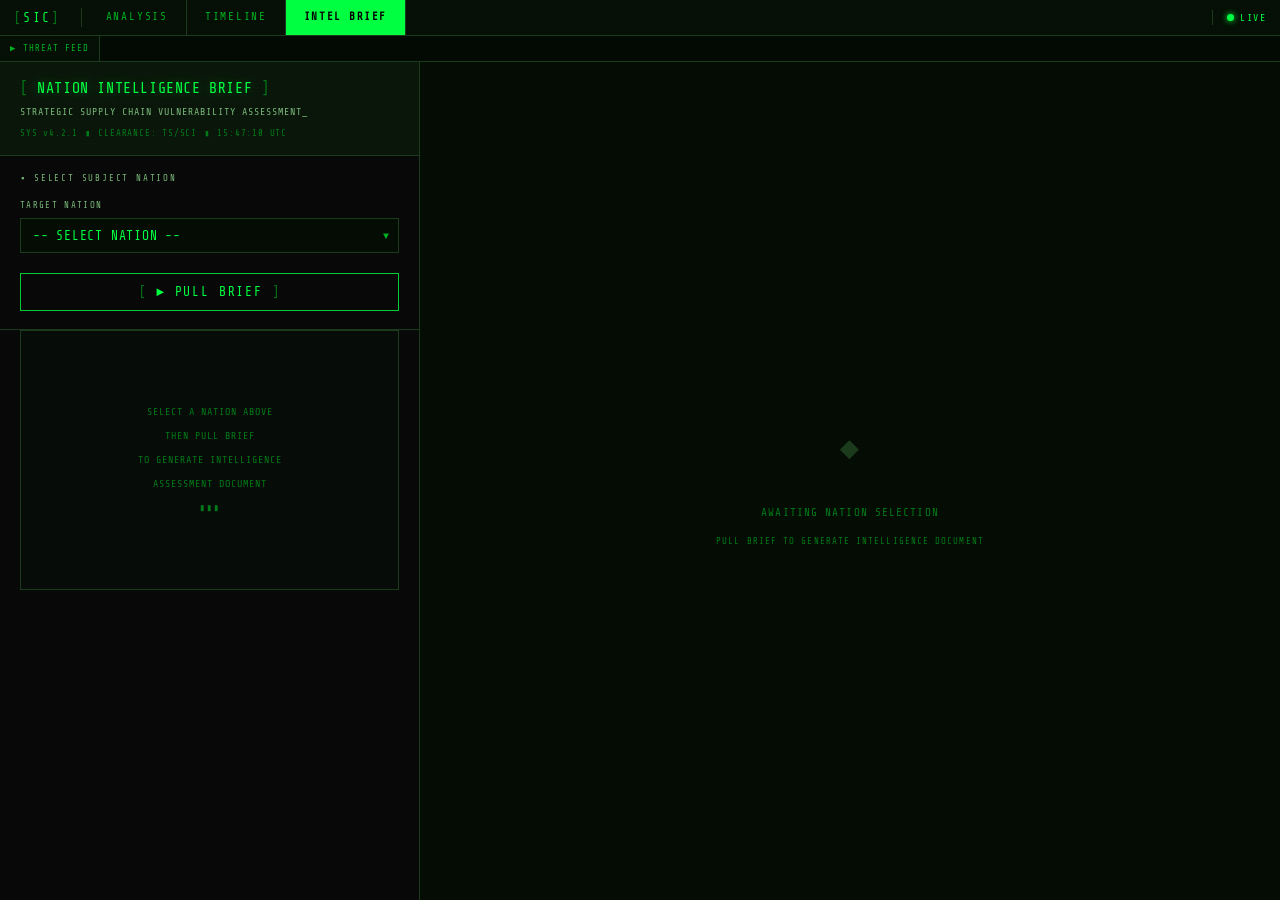
<file: intel.html>
<!DOCTYPE html>
<html lang="en">
<head>
  <meta charset="UTF-8" />
  <meta name="viewport" content="width=device-width, initial-scale=1.0" />
  <title>INTEL BRIEF — SIC</title>
  <link rel="preconnect" href="https://fonts.googleapis.com" />
  <link rel="preconnect" href="https://fonts.gstatic.com" crossorigin />
  <link href="https://fonts.googleapis.com/css2?family=Share+Tech+Mono&display=swap" rel="stylesheet" />
  <link rel="stylesheet" href="style.css" />
</head>
<body>

  <div class="scanlines"></div>

  <!-- Navigation Bar -->
  <nav class="nav-bar">
    <div class="nav-brand"><span class="dim">[</span>SIC<span class="dim">]</span></div>
    <div class="nav-tabs">
      <a href="index.html"    class="nav-tab">ANALYSIS</a>
      <a href="timeline.html" class="nav-tab">TIMELINE</a>
      <a href="intel.html"    class="nav-tab active">INTEL BRIEF</a>
    </div>
    <div class="nav-right">
      <span class="live-dot"></span>
      <span class="live-text">LIVE</span>
    </div>
  </nav>

  <!-- Threat Ticker -->
  <div class="ticker-bar">
    <span class="ticker-label">&#9654; THREAT FEED</span>
    <div class="ticker-track">
      <div class="ticker-content">
        STRAIT OF HORMUZ TRAFFIC ANOMALY DETECTED &nbsp;&#9646;&nbsp;
        IRANIAN EXPORT VOLUME DOWN 34% SINCE Q1 &nbsp;&#9646;&nbsp;
        RED SEA ROUTING DELAYS: +12 DAYS AVERAGE &nbsp;&#9646;&nbsp;
        RUSSIAN PIPELINE UTILIZATION AT 41% CAPACITY &nbsp;&#9646;&nbsp;
        LITHIUM FUTURES SURGING — CHILE LABOR ACTION IMMINENT &nbsp;&#9646;&nbsp;
        NORTH KOREAN COAL EXPORTS FLAGGED AT 3 PORTS &nbsp;&#9646;&nbsp;
        WHEAT CORRIDOR AGREEMENT RENEWAL DEADLINE: T-14 DAYS &nbsp;&#9646;&nbsp;
        CHINESE COPPER STOCKPILES BELOW 30-DAY THRESHOLD &nbsp;&#9646;&nbsp;
        SAUDI ARAMCO PRODUCTION CUT: 500K BPD EFFECTIVE IMMEDIATELY &nbsp;&#9646;&nbsp;
        VENEZUELA PDVSA TANKER FLEET SHADOW NETWORK ACTIVE &nbsp;&#9646;&nbsp;
      </div>
    </div>
  </div>

  <!-- Page Content -->
  <div class="page-content">
    <div class="main-layout">

      <!-- LEFT PANEL: Controls -->
      <div class="left-panel intel-left">

        <div class="app-header">
          <div class="header-top">
            <span class="header-bracket">[</span>
            <span class="header-title">NATION INTELLIGENCE BRIEF</span>
            <span class="header-bracket">]</span>
          </div>
          <div class="header-sub">STRATEGIC SUPPLY CHAIN VULNERABILITY ASSESSMENT<span class="blink-cursor">_</span></div>
          <div class="header-meta">
            <span>SYS v4.2.1</span>
            <span>&#9646;</span>
            <span>CLEARANCE: TS/SCI</span>
            <span>&#9646;</span>
            <span id="sys-time">--:--:-- UTC</span>
          </div>
        </div>

        <div class="control-section">
          <div class="section-label">&#9642; SELECT SUBJECT NATION</div>

          <div class="control-group">
            <label class="field-label" for="intel-nation">TARGET NATION</label>
            <div class="select-wrapper">
              <select id="intel-nation" class="terminal-select">
                <option value="">-- SELECT NATION --</option>
                <option value="Iran">Iran</option>
                <option value="Russia">Russia</option>
                <option value="China">China</option>
                <option value="Saudi Arabia">Saudi Arabia</option>
                <option value="Venezuela">Venezuela</option>
                <option value="North Korea">North Korea</option>
                <option value="Iraq">Iraq</option>
                <option value="UAE">UAE</option>
                <option value="Qatar">Qatar</option>
                <option value="India">India</option>
              </select>
              <span class="select-arrow">&#9660;</span>
            </div>
          </div>

          <button id="pull-btn" class="run-button">
            <span class="btn-bracket">[</span>
            <span class="btn-text">&#9658; PULL BRIEF</span>
            <span class="btn-bracket">]</span>
          </button>
        </div>

        <!-- Instruction block when nothing is selected -->
        <div class="output-placeholder" id="intel-placeholder" style="margin: 0 20px 20px;">
          <div class="placeholder-lines">
            <div>SELECT A NATION ABOVE</div>
            <div>THEN PULL BRIEF</div>
            <div>TO GENERATE INTELLIGENCE</div>
            <div>ASSESSMENT DOCUMENT</div>
            <div class="blink-line">&#9646;&#9646;&#9646;</div>
          </div>
        </div>

      </div><!-- /intel-left -->

      <!-- RIGHT PANEL: Brief Output -->
      <div class="right-panel intel-right" id="intel-right">
        <div class="intel-brief-placeholder" id="intel-brief-placeholder">
          <div class="brief-await">
            <div class="brief-await-icon">&#9670;</div>
            <div>AWAITING NATION SELECTION</div>
            <div class="brief-await-sub">PULL BRIEF TO GENERATE INTELLIGENCE DOCUMENT</div>
          </div>
        </div>
        <div class="intel-brief-content" id="intel-brief-content" style="display:none;"></div>
      </div>

    </div>
  </div><!-- /page-content -->

  <script src="data.js"></script>
  <script src="logger.js"></script>
  <script src="calculations.js"></script>
  <script src="render.js"></script>
  <script>
    'use strict';

    const CHOKEPOINT_ORDER = ['Strait of Hormuz', 'Suez Canal', 'Red Sea', 'Bab el-Mandeb'];

    function chopointLevelClass(level) {
      if (level === 'HIGH')     return 'choke-high';
      if (level === 'MODERATE') return 'choke-mod';
      return 'choke-low';
    }

    function renderIntelBrief(nation) {
      const d = NATION_INTEL[nation];
      if (!d) return;

      const container = document.getElementById('intel-brief-content');
      const placeholder = document.getElementById('intel-brief-placeholder');

      placeholder.style.display = 'none';
      container.style.display = 'block';
      container.innerHTML = '';

      // Build the brief document
      const html = [

        // Document header
        '<div class="brief-doc-header">',
          '<div class="brief-doc-title">INTELLIGENCE BRIEF — ' + nation.toUpperCase() + '</div>',
          '<div class="brief-doc-meta">',
            '<span>CLASSIFICATION: TOP SECRET // SCI</span>',
            '<span>&#9646;</span>',
            '<span>REF: SIC-' + String(Math.floor(Math.random() * 9000) + 1000) + '</span>',
            '<span>&#9646;</span>',
            '<span>DATE: ' + new Date().toISOString().slice(0, 10) + '</span>',
          '</div>',
        '</div>',

        // SECTION 1: Nation Profile
        '<div class="brief-section">',
          '<div class="brief-section-header">&#9642; 01 — NATION PROFILE</div>',
          '<div class="brief-section-body">',
            '<div class="brief-field-row"><span class="brief-field-label">GDP:</span><span class="brief-field-val" id="bf-gdp">&nbsp;</span></div>',
            '<div class="brief-field-row"><span class="brief-field-label">POPULATION:</span><span class="brief-field-val" id="bf-pop">&nbsp;</span></div>',
            '<div class="brief-field-row"><span class="brief-field-label">PRIMARY EXPORTS:</span></div>',
            '<div class="brief-tag-list" id="bf-exports"></div>',
          '</div>',
        '</div>',

        // SECTION 2: Supply Chain Role
        '<div class="brief-section">',
          '<div class="brief-section-header">&#9642; 02 — SUPPLY CHAIN ROLE</div>',
          '<div class="brief-section-body">',
            '<div class="brief-body-text" id="bf-role">&nbsp;</div>',
          '</div>',
        '</div>',

        // SECTION 3: Critical Dependencies
        '<div class="brief-section">',
          '<div class="brief-section-header">&#9642; 03 — CRITICAL DEPENDENCIES</div>',
          '<div class="brief-section-body" id="bf-deps"></div>',
        '</div>',

        // SECTION 4: Chokepoint Exposure
        '<div class="brief-section">',
          '<div class="brief-section-header">&#9642; 04 — CHOKEPOINT EXPOSURE</div>',
          '<div class="brief-section-body" id="bf-chokes"></div>',
        '</div>',

        // SECTION 5: Vulnerability Score
        '<div class="brief-section">',
          '<div class="brief-section-header">&#9642; 05 — VULNERABILITY SCORE</div>',
          '<div class="brief-section-body">',
            '<div class="vuln-score-row">',
              '<div class="vuln-score-num" id="bf-vscore">--</div>',
              '<div class="vuln-score-label">/ 100</div>',
            '</div>',
            '<div class="bar-container" style="margin-top:10px;">',
              '<div class="bar-fill" id="bf-vbar" style="width:0%"></div>',
              '<div class="bar-label" id="bf-vbar-label">0</div>',
            '</div>',
            '<div class="vuln-scale-row">',
              '<span>LOW RISK</span>',
              '<span>MODERATE</span>',
              '<span>CRITICAL</span>',
              '<span>SEVERE</span>',
            '</div>',
          '</div>',
        '</div>',

        // SECTION 6: Threat Indicators
        '<div class="brief-section">',
          '<div class="brief-section-header">&#9642; 06 — CURRENT THREAT INDICATORS</div>',
          '<div class="brief-section-body" id="bf-threats"></div>',
        '</div>',

        // Print button
        '<div class="brief-print-row no-print">',
          '<button class="run-button" id="print-btn" onclick="window.print()" style="width:auto;padding:10px 28px;">',
            '<span class="btn-bracket">[</span>',
            '<span class="btn-text">&#9166; PRINT BRIEF</span>',
            '<span class="btn-bracket">]</span>',
          '</button>',
        '</div>',

      ].join('');

      container.innerHTML = html;

      // Now populate with typewriter effect
      const delay = 60; // ms between fields

      setTimeout(function () { typewrite(document.getElementById('bf-gdp'), d.gdp, 16); }, delay * 1);
      setTimeout(function () { typewrite(document.getElementById('bf-pop'), d.population, 16); }, delay * 2);

      // Export tags
      setTimeout(function () {
        const tagsEl = document.getElementById('bf-exports');
        tagsEl.innerHTML = d.primaryExports.map(function (ex) {
          return '<span class="brief-tag">' + ex + '</span>';
        }).join('');
      }, delay * 3);

      // Supply chain role
      setTimeout(function () { typewrite(document.getElementById('bf-role'), d.supplyChainRole, 8); }, delay * 4);

      // Dependencies
      setTimeout(function () {
        const depsEl = document.getElementById('bf-deps');
        depsEl.innerHTML = d.criticalDependencies.map(function (dep) {
          return '<div class="brief-dep-row">' +
            '<span class="brief-dep-commodity">' + dep.commodity + '</span>' +
            '<span class="brief-dep-note">' + dep.note + '</span>' +
          '</div>';
        }).join('');
      }, delay * 5);

      // Chokepoints
      setTimeout(function () {
        const chokesEl = document.getElementById('bf-chokes');
        chokesEl.innerHTML = d.chokepoints.map(function (cp) {
          return '<div class="brief-choke-row">' +
            '<span class="brief-choke-name">' + cp.name + '</span>' +
            '<span class="brief-choke-level ' + chopointLevelClass(cp.level) + '">' + cp.level + '</span>' +
          '</div>';
        }).join('');
      }, delay * 6);

      // Vulnerability score
      setTimeout(function () {
        typewrite(document.getElementById('bf-vscore'), String(d.vulnerabilityScore), 40);
        setTimeout(function () {
          const bar = document.getElementById('bf-vbar');
          const label = document.getElementById('bf-vbar-label');
          bar.style.transition = 'width 1.2s cubic-bezier(0.25,0.8,0.25,1)';
          bar.style.width = d.vulnerabilityScore + '%';
          // Color the bar by score
          if (d.vulnerabilityScore >= 75)      bar.style.background = '#ff2020';
          else if (d.vulnerabilityScore >= 55) bar.style.background = '#ffb000';
          else if (d.vulnerabilityScore >= 35) bar.style.background = '#00cc33';
          else                                  bar.style.background = '#008f11';
          label.textContent = d.vulnerabilityScore;
        }, 400);
      }, delay * 7);

      // Threat indicators
      setTimeout(function () {
        const threatsEl = document.getElementById('bf-threats');
        threatsEl.innerHTML = d.threatIndicators.map(function (t) {
          return '<div class="brief-threat-row"><span class="brief-threat-bullet">&#9658;</span><span class="brief-threat-text">' + t + '</span></div>';
        }).join('');
      }, delay * 8);
    }

    document.getElementById('pull-btn').addEventListener('click', function () {
      const nation = document.getElementById('intel-nation').value;
      if (!nation) {
        flashSelect('intel-nation');
        return;
      }
      const btn = document.getElementById('pull-btn');
      btn.classList.add('running');
      btn.querySelector('.btn-text').textContent = '■ RETRIEVING...';

      document.getElementById('intel-placeholder').style.display = 'none';

      setTimeout(function () {
        btn.classList.remove('running');
        btn.querySelector('.btn-text').textContent = '► PULL BRIEF';
        renderIntelBrief(nation);
      }, 800);
    });
  </script>
</body>
</html>
</file>
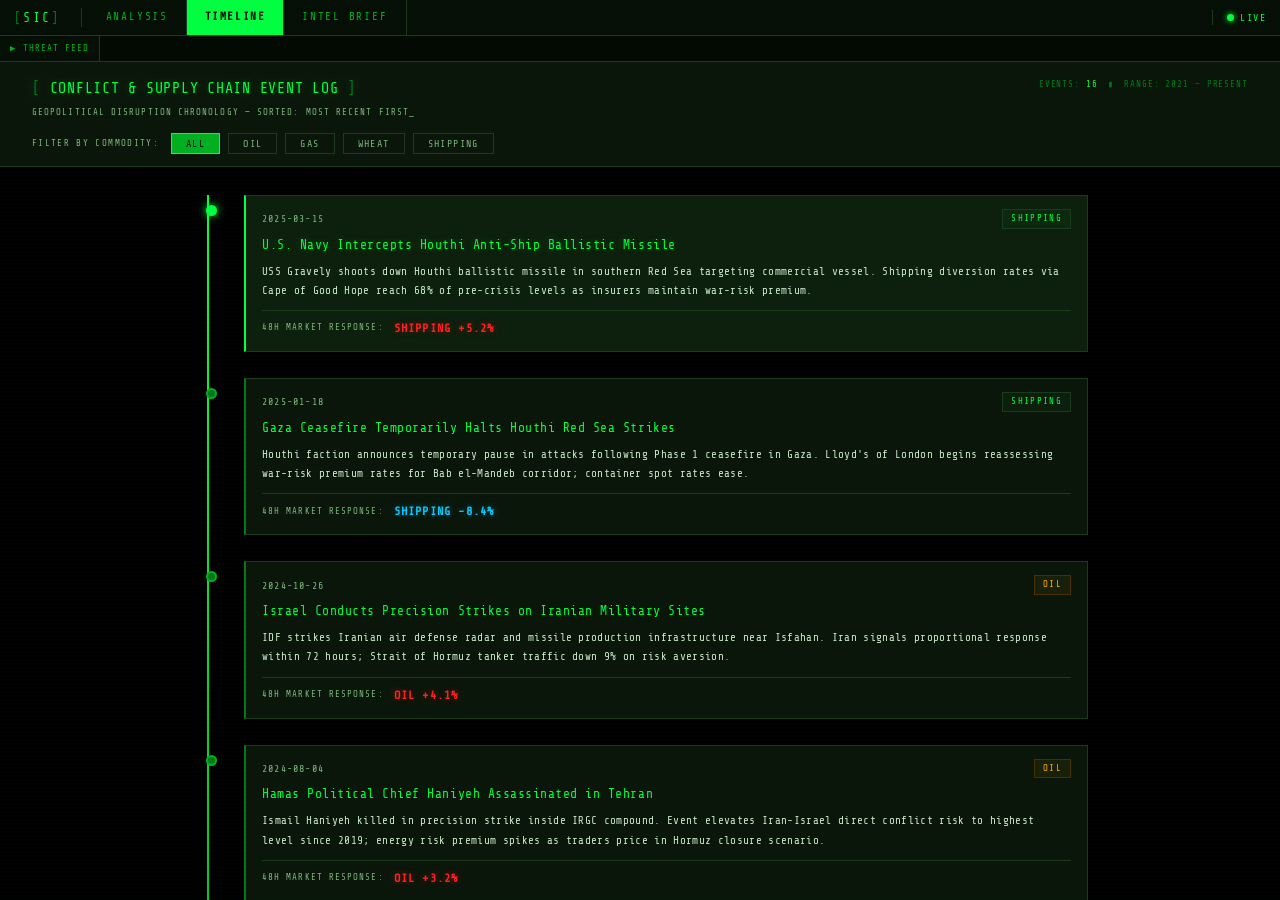
<file: timeline.html>
<!DOCTYPE html>
<html lang="en">
<head>
  <meta charset="UTF-8" />
  <meta name="viewport" content="width=device-width, initial-scale=1.0" />
  <title>CONFLICT TIMELINE — SIC</title>
  <link rel="preconnect" href="https://fonts.googleapis.com" />
  <link rel="preconnect" href="https://fonts.gstatic.com" crossorigin />
  <link href="https://fonts.googleapis.com/css2?family=Share+Tech+Mono&display=swap" rel="stylesheet" />
  <link rel="stylesheet" href="style.css" />
</head>
<body>

  <div class="scanlines"></div>

  <!-- Navigation Bar -->
  <nav class="nav-bar">
    <div class="nav-brand"><span class="dim">[</span>SIC<span class="dim">]</span></div>
    <div class="nav-tabs">
      <a href="index.html"    class="nav-tab">ANALYSIS</a>
      <a href="timeline.html" class="nav-tab active">TIMELINE</a>
      <a href="intel.html"    class="nav-tab">INTEL BRIEF</a>
    </div>
    <div class="nav-right">
      <span class="live-dot"></span>
      <span class="live-text">LIVE</span>
    </div>
  </nav>

  <!-- Threat Ticker -->
  <div class="ticker-bar">
    <span class="ticker-label">&#9654; THREAT FEED</span>
    <div class="ticker-track">
      <div class="ticker-content">
        STRAIT OF HORMUZ TRAFFIC ANOMALY DETECTED &nbsp;&#9646;&nbsp;
        IRANIAN EXPORT VOLUME DOWN 34% SINCE Q1 &nbsp;&#9646;&nbsp;
        RED SEA ROUTING DELAYS: +12 DAYS AVERAGE &nbsp;&#9646;&nbsp;
        RUSSIAN PIPELINE UTILIZATION AT 41% CAPACITY &nbsp;&#9646;&nbsp;
        LITHIUM FUTURES SURGING — CHILE LABOR ACTION IMMINENT &nbsp;&#9646;&nbsp;
        NORTH KOREAN COAL EXPORTS FLAGGED AT 3 PORTS &nbsp;&#9646;&nbsp;
        WHEAT CORRIDOR AGREEMENT RENEWAL DEADLINE: T-14 DAYS &nbsp;&#9646;&nbsp;
        CHINESE COPPER STOCKPILES BELOW 30-DAY THRESHOLD &nbsp;&#9646;&nbsp;
        SAUDI ARAMCO PRODUCTION CUT: 500K BPD EFFECTIVE IMMEDIATELY &nbsp;&#9646;&nbsp;
        VENEZUELA PDVSA TANKER FLEET SHADOW NETWORK ACTIVE &nbsp;&#9646;&nbsp;
      </div>
    </div>
  </div>

  <!-- Page Content -->
  <div class="page-content timeline-page">

    <div class="timeline-page-header">
      <div class="timeline-title-row">
        <div>
          <div class="tl-page-title"><span class="dim">[</span> CONFLICT &amp; SUPPLY CHAIN EVENT LOG <span class="dim">]</span></div>
          <div class="tl-page-sub">GEOPOLITICAL DISRUPTION CHRONOLOGY — SORTED: MOST RECENT FIRST<span class="blink-cursor">_</span></div>
        </div>
        <div class="tl-meta">
          <span>EVENTS: <span id="event-count" class="green-bright">16</span></span>
          <span>&#9646;</span>
          <span>RANGE: 2021 – PRESENT</span>
        </div>
      </div>

      <!-- Filter row -->
      <div class="filter-row">
        <span class="filter-label">FILTER BY COMMODITY:</span>
        <button class="filter-btn active" data-filter="ALL">ALL</button>
        <button class="filter-btn" data-filter="OIL">OIL</button>
        <button class="filter-btn" data-filter="GAS">GAS</button>
        <button class="filter-btn" data-filter="WHEAT">WHEAT</button>
        <button class="filter-btn" data-filter="SHIPPING">SHIPPING</button>
      </div>
    </div>

    <!-- Timeline container -->
    <div class="timeline-outer">
      <div class="timeline-line-track">
        <div class="tl-vert-line"></div>
      </div>
      <div class="events-list" id="events-list"></div>
    </div>

  </div><!-- /page-content -->

  <script src="data.js"></script>
  <script src="logger.js"></script>
  <script src="calculations.js"></script>
  <script src="render.js"></script>
  <script>
    'use strict';

    let activeFilter = 'ALL';

    function renderTimeline(filter) {
      activeFilter = filter;
      const events = filter === 'ALL'
        ? TIMELINE_EVENTS
        : TIMELINE_EVENTS.filter(function (e) { return e.category === filter; });

      document.getElementById('event-count').textContent = events.length;

      const list = document.getElementById('events-list');
      list.innerHTML = '';

      events.forEach(function (ev, i) {
        const isRecent = (i === 0);
        const isUp     = ev.marketResponse.change >= 0;
        const changeStr = (isUp ? '+' : '') + ev.marketResponse.change.toFixed(1) + '%';

        const card = document.createElement('div');
        card.className = 'tl-event' + (isRecent ? ' tl-most-recent' : '');
        card.setAttribute('data-category', ev.category);

        const dot = document.createElement('div');
        dot.className = 'tl-dot' + (isRecent ? ' tl-dot-pulse' : '');

        const content = document.createElement('div');
        content.className = 'tl-card';
        content.innerHTML =
          '<div class="tl-card-top">' +
            '<span class="tl-date">' + ev.date + '</span>' +
            '<span class="tl-cat-tag tl-cat-' + ev.category + '">' + ev.category + '</span>' +
          '</div>' +
          '<div class="tl-title">' + ev.title + '</div>' +
          '<div class="tl-desc">' + ev.description + '</div>' +
          '<div class="tl-response">' +
            '<span class="tl-response-label">48H MARKET RESPONSE:</span>' +
            '<span class="tl-response-val ' + (isUp ? 'response-up' : 'response-down') + '">' +
              ev.marketResponse.label + ' ' + changeStr +
            '</span>' +
          '</div>';

        card.appendChild(dot);
        card.appendChild(content);
        list.appendChild(card);
      });
    }

    // Filter button clicks
    document.querySelectorAll('.filter-btn').forEach(function (btn) {
      btn.addEventListener('click', function () {
        document.querySelectorAll('.filter-btn').forEach(function (b) {
          b.classList.remove('active');
        });
        btn.classList.add('active');
        renderTimeline(btn.getAttribute('data-filter'));
      });
    });

    renderTimeline('ALL');
  </script>
</body>
</html>
</file>
<file: style.css>
/* ===== RESET & BASE ===== */
*, *::before, *::after { box-sizing: border-box; margin: 0; padding: 0; }

:root {
  --black:       #000000;
  --green:       #00ff41;
  --green-mid:   #00cc33;
  --green-dim:   #00b020;      /* lifted from #008f11 — more legible */
  --green-muted: #007a18;
  --panel-bg:    #080808;
  --panel-bg2:   #0b160b;
  --border:      #1c3a1c;
  --border-bright: #00ff41;
  --amber:       #ffb000;
  --red:         #ff2020;
  --text-body:   #c8e8c8;      /* light green-tinted white for readable body text */
  --text-dim:    #7ab87a;      /* muted secondary text */
  --font:        'Share Tech Mono', 'Courier New', monospace;

  --nav-h:       36px;
  --ticker-h:    26px;
  --top-h:       62px;         /* nav + ticker */
}

html, body {
  height: 100%;
  background: var(--black);
  color: var(--green);
  font-family: var(--font);
  font-size: 13px;
  line-height: 1.5;
  overflow-x: hidden;
}

.dim { color: var(--green-muted); }
.green-bright { color: var(--green); }

/* ===== SCANLINES ===== */
.scanlines {
  position: fixed;
  inset: 0;
  pointer-events: none;
  z-index: 9999;
  background: repeating-linear-gradient(
    to bottom,
    transparent 0px,
    transparent 3px,
    rgba(0, 255, 65, 0.012) 3px,
    rgba(0, 255, 65, 0.012) 4px
  );
}

/* ===== PAGE FLICKER ON LOAD ===== */
@keyframes page-flicker {
  0%   { opacity: 0.05; }
  12%  { opacity: 0.85; }
  22%  { opacity: 0.2;  }
  36%  { opacity: 0.95; }
  52%  { opacity: 0.6;  }
  68%  { opacity: 1;    }
  100% { opacity: 1;    }
}
.page-enter { animation: page-flicker 0.38s ease-out forwards; }

/* ===== NAVIGATION BAR ===== */
.nav-bar {
  position: relative;
  z-index: 200;
  display: flex;
  align-items: center;
  height: var(--nav-h);
  background: #050f05;
  border-bottom: 1px solid var(--border);
  padding: 0 14px;
  gap: 0;
  flex-shrink: 0;
}

.nav-brand {
  font-size: 13px;
  letter-spacing: 0.18em;
  color: var(--green);
  padding-right: 20px;
  border-right: 1px solid var(--border);
  margin-right: 6px;
  white-space: nowrap;
}

.nav-tabs {
  display: flex;
  align-items: stretch;
  height: 100%;
  gap: 0;
  flex: 1;
}

.nav-tab {
  display: flex;
  align-items: center;
  padding: 0 18px;
  height: 100%;
  font-family: var(--font);
  font-size: 11px;
  letter-spacing: 0.16em;
  color: var(--green-dim);
  text-decoration: none;
  border-right: 1px solid var(--border);
  transition: background 0.15s, color 0.15s;
  white-space: nowrap;
}

.nav-tab:hover {
  background: rgba(0, 255, 65, 0.06);
  color: var(--green);
}

.nav-tab.active {
  background: var(--green);
  color: #000;
  font-weight: bold;
  letter-spacing: 0.14em;
}

.nav-right {
  display: flex;
  align-items: center;
  gap: 6px;
  margin-left: auto;
  padding-left: 14px;
  border-left: 1px solid var(--border);
}

.live-dot {
  width: 7px;
  height: 7px;
  border-radius: 50%;
  background: var(--green);
  box-shadow: 0 0 6px var(--green);
  animation: blink-dot 1.2s ease-in-out infinite;
  flex-shrink: 0;
}

@keyframes blink-dot {
  0%, 100% { opacity: 1; }
  50% { opacity: 0.1; }
}

.live-text {
  font-size: 10px;
  letter-spacing: 0.15em;
  color: var(--green);
}

/* ===== TICKER BAR ===== */
.ticker-bar {
  display: flex;
  align-items: center;
  height: var(--ticker-h);
  background: #030903;
  border-bottom: 1px solid var(--border);
  overflow: hidden;
  flex-shrink: 0;
  position: relative;
  z-index: 100;
}

.ticker-label {
  flex-shrink: 0;
  padding: 0 10px;
  color: var(--green-dim);
  font-size: 9px;
  letter-spacing: 0.12em;
  border-right: 1px solid var(--border);
  height: 100%;
  display: flex;
  align-items: center;
  background: #050f05;
  white-space: nowrap;
}

.ticker-track {
  flex: 1;
  overflow: hidden;
  height: 100%;
  display: flex;
  align-items: center;
}

.ticker-content {
  display: inline-block;
  white-space: nowrap;
  color: var(--green-muted);
  font-size: 9px;
  letter-spacing: 0.09em;
  animation: ticker-scroll 65s linear infinite;
  padding-left: 100%;
}

@keyframes ticker-scroll {
  0%   { transform: translateX(0); }
  100% { transform: translateX(-100%); }
}

/* ===== PAGE CONTENT WRAPPER ===== */
.page-content {
  display: flex;
  flex-direction: column;
  height: calc(100vh - var(--top-h));
  overflow: hidden;
}

/* ===== MAIN LAYOUT (analysis + intel split) ===== */
.main-layout {
  display: flex;
  flex: 1;
  overflow: hidden;
}

/* ===== LEFT PANEL ===== */
.left-panel {
  width: 420px;
  min-width: 380px;
  max-width: 460px;
  flex-shrink: 0;
  background: var(--panel-bg);
  border-right: 1px solid var(--border);
  display: flex;
  flex-direction: column;
  overflow-y: auto;
  overflow-x: hidden;
}

.left-panel::-webkit-scrollbar { width: 3px; }
.left-panel::-webkit-scrollbar-track { background: transparent; }
.left-panel::-webkit-scrollbar-thumb { background: var(--green-muted); border-radius: 2px; }

/* ===== APP HEADER ===== */
.app-header {
  padding: 18px 20px 14px;
  border-bottom: 1px solid var(--border);
  background: var(--panel-bg2);
}

.header-top {
  font-size: 15px;
  letter-spacing: 0.04em;
  line-height: 1.2;
}

.header-bracket { color: var(--green-muted); }

.header-title {
  color: var(--green);
  text-shadow: 0 0 12px rgba(0, 255, 65, 0.35);
}

.header-sub {
  margin-top: 6px;
  font-size: 10px;
  color: var(--text-dim);
  letter-spacing: 0.1em;
}

.header-meta {
  display: flex;
  flex-wrap: wrap;
  gap: 7px;
  margin-top: 8px;
  font-size: 9px;
  color: var(--green-muted);
  letter-spacing: 0.09em;
}

.blink-cursor { animation: blink 1s step-end infinite; }
@keyframes blink { 0%, 100% { opacity: 1; } 50% { opacity: 0; } }

/* ===== CONTROLS ===== */
.control-section {
  padding: 16px 20px 18px;
  border-bottom: 1px solid var(--border);
}

.section-label {
  font-size: 9px;
  letter-spacing: 0.2em;
  color: var(--text-dim);
  margin-bottom: 14px;
  text-transform: uppercase;
}

.control-group { margin-bottom: 14px; }

.field-label {
  display: block;
  font-size: 9px;
  letter-spacing: 0.15em;
  color: var(--text-dim);
  margin-bottom: 5px;
}

.select-wrapper { position: relative; }

.terminal-select {
  width: 100%;
  background: #040c04;
  color: var(--green);
  border: 1px solid var(--border);
  font-family: var(--font);
  font-size: 13px;
  padding: 9px 32px 9px 12px;
  appearance: none;
  -webkit-appearance: none;
  cursor: pointer;
  letter-spacing: 0.06em;
  outline: none;
  transition: box-shadow 0.2s, border-color 0.2s;
}

.terminal-select:focus,
.terminal-select:hover {
  border-color: var(--green-mid);
  box-shadow: 0 0 8px rgba(0, 255, 65, 0.2);
}

.terminal-select option { background: #040c04; color: var(--green); }

.select-arrow {
  position: absolute;
  right: 10px;
  top: 50%;
  transform: translateY(-50%);
  color: var(--green-dim);
  pointer-events: none;
  font-size: 10px;
}

.run-button {
  width: 100%;
  background: transparent;
  border: 1px solid var(--green-mid);
  color: var(--green);
  font-family: var(--font);
  font-size: 13px;
  letter-spacing: 0.14em;
  padding: 10px 0;
  cursor: pointer;
  margin-top: 6px;
  transition: box-shadow 0.2s, background 0.2s;
}

.run-button:hover {
  box-shadow: 0 0 18px rgba(0, 255, 65, 0.4);
  background: rgba(0, 255, 65, 0.05);
}

.run-button:active { background: rgba(0, 255, 65, 0.1); }

.run-button.running {
  animation: btn-pulse 0.8s ease-in-out infinite;
  pointer-events: none;
}

@keyframes btn-pulse {
  0%, 100% { box-shadow: 0 0 6px rgba(0, 255, 65, 0.3); }
  50%       { box-shadow: 0 0 22px rgba(0, 255, 65, 0.7); }
}

.btn-bracket { color: var(--green-muted); }
.btn-text { color: var(--green); }

/* ===== OUTPUT SECTION ===== */
.output-section {
  flex: 1;
  padding: 14px 20px 20px;
  min-height: 0;
}

.output-placeholder {
  display: flex;
  align-items: center;
  justify-content: center;
  height: 260px;
  border: 1px solid var(--border);
  background: rgba(0, 255, 65, 0.015);
}

.placeholder-lines {
  text-align: center;
  color: var(--green-muted);
  font-size: 10px;
  letter-spacing: 0.1em;
  line-height: 2.4;
}

.blink-line { animation: blink 1.2s step-end infinite; color: var(--green-muted); }

/* ===== RESULT CARDS ===== */
.result-card {
  border: 1px solid var(--border);
  border-left: 2px solid var(--green-muted);
  background: var(--panel-bg2);
  margin-bottom: 10px;
  overflow: hidden;
  transition: border-left-color 0.3s;
}

.result-card:hover { border-left-color: var(--green); }

.card-header {
  background: rgba(0, 255, 65, 0.05);
  border-bottom: 1px solid var(--border);
  padding: 7px 13px;
  font-size: 9px;
  letter-spacing: 0.2em;
  color: var(--text-dim);
  text-transform: uppercase;
}

.card-body { padding: 13px 13px 15px; }

.big-stat {
  font-size: 34px;
  color: var(--green);
  text-shadow: 0 0 14px rgba(0, 255, 65, 0.45);
  letter-spacing: 0.04em;
  line-height: 1;
  margin-bottom: 10px;
}

.shock-stat {
  color: var(--amber);
  text-shadow: 0 0 14px rgba(255, 176, 0, 0.45);
}

/* Bars */
.bar-container {
  position: relative;
  height: 14px;
  background: #030903;
  border: 1px solid var(--border);
  margin-bottom: 8px;
  overflow: hidden;
}

.bar-fill {
  height: 100%;
  background: var(--green-dim);
  width: 0%;
  transition: width 1.2s cubic-bezier(0.25, 0.8, 0.25, 1);
  position: relative;
}

.bar-fill::after {
  content: '';
  position: absolute;
  right: 0; top: 0;
  width: 3px; height: 100%;
  background: var(--green);
  box-shadow: 0 0 5px var(--green);
}

.bar-label {
  position: absolute;
  right: 7px; top: 50%;
  transform: translateY(-50%);
  font-size: 9px;
  color: var(--green);
}

.stat-sub {
  font-size: 9px;
  color: var(--text-dim);
  letter-spacing: 0.09em;
  margin-top: 4px;
  line-height: 1.6;
}

/* Nations rows */
.nation-row {
  display: flex;
  align-items: center;
  gap: 10px;
  margin-bottom: 10px;
}

.nation-name {
  font-size: 11px;
  color: var(--text-body);
  min-width: 104px;
  letter-spacing: 0.05em;
}

.nation-bar-wrap {
  flex: 1;
  height: 8px;
  background: #030903;
  border: 1px solid var(--border);
  overflow: hidden;
}

.nation-bar-fill {
  height: 100%;
  background: var(--green-dim);
  transition: width 1.1s ease;
}

.nation-pct {
  font-size: 11px;
  color: var(--green-mid);
  min-width: 38px;
  text-align: right;
}

/* Analogue */
.analogue-event {
  font-size: 13px;
  color: var(--green);
  letter-spacing: 0.07em;
  margin-bottom: 8px;
}

.analogue-desc {
  font-size: 11px;
  color: var(--text-body);
  letter-spacing: 0.04em;
  line-height: 1.7;
}

/* Threat level */
.threat-body { display: flex; flex-direction: column; gap: 10px; }

.threat-level {
  font-size: 26px;
  letter-spacing: 0.22em;
  font-weight: bold;
  transition: color 0.3s, text-shadow 0.3s;
}

.threat-level.LOW      { color: var(--green-dim);  text-shadow: 0 0 8px rgba(0,176,32,0.4); }
.threat-level.ELEVATED { color: var(--green);       text-shadow: 0 0 12px rgba(0,255,65,0.5); }
.threat-level.CRITICAL { color: var(--amber);       text-shadow: 0 0 12px rgba(255,176,0,0.5); }
.threat-level.SEVERE   { color: var(--red);         text-shadow: 0 0 12px rgba(255,32,32,0.6); animation: threat-pulse 1s ease-in-out infinite; }

@keyframes threat-pulse {
  0%, 100% { text-shadow: 0 0 8px rgba(255,32,32,0.4); }
  50%       { text-shadow: 0 0 22px rgba(255,32,32,1); }
}

.threat-bar-row { display: flex; gap: 4px; width: 100%; }

.threat-seg {
  flex: 1; height: 5px;
  border: 1px solid var(--border);
}
.threat-seg.active-LOW      { background: var(--green-dim); }
.threat-seg.active-ELEVATED { background: var(--green); box-shadow: 0 0 4px var(--green); }
.threat-seg.active-CRITICAL { background: var(--amber); box-shadow: 0 0 4px var(--amber); }
.threat-seg.active-SEVERE   { background: var(--red);   box-shadow: 0 0 5px var(--red); animation: seg-pulse 1s ease-in-out infinite; }

@keyframes seg-pulse { 0%, 100% { opacity: 1; } 50% { opacity: 0.45; } }

/* ===== RIGHT PANEL (MAP) ===== */
.right-panel {
  flex: 1;
  display: flex;
  flex-direction: column;
  background: #020602;
  position: relative;
  overflow: hidden;
}

.map-header {
  display: flex;
  justify-content: space-between;
  align-items: center;
  padding: 0 14px;
  background: var(--panel-bg2);
  border-bottom: 1px solid var(--border);
  font-size: 9px;
  letter-spacing: 0.18em;
  color: var(--text-dim);
  flex-shrink: 0;
  height: 28px;
}

.map-status { color: var(--green); font-size: 9px; }

#map { flex: 1; width: 100%; background: #020602; }

/* Leaflet overrides */
.leaflet-container { background: #020602 !important; }

.leaflet-popup-content-wrapper {
  background: #0b150b !important;
  border: 1px solid var(--green-mid) !important;
  border-radius: 0 !important;
  color: var(--green) !important;
  font-family: var(--font) !important;
  font-size: 11px !important;
  box-shadow: 0 0 16px rgba(0, 255, 65, 0.25) !important;
}

.leaflet-popup-tip { background: var(--green-mid) !important; }

.leaflet-popup-content { margin: 11px 14px !important; line-height: 1.7 !important; }

.popup-country { font-size: 12px; color: var(--green); letter-spacing: 0.1em; margin-bottom: 5px; text-transform: uppercase; }
.popup-dep { color: var(--green-mid); font-size: 11px; }
.popup-note { color: var(--text-dim); font-size: 10px; margin-top: 5px; border-top: 1px solid var(--border); padding-top: 5px; line-height: 1.6; }

.leaflet-control-attribution { background: rgba(0,0,0,0.7) !important; color: #005500 !important; font-size: 8px !important; }
.leaflet-control-attribution a { color: #007700 !important; }
.leaflet-control-zoom a { background: var(--panel-bg2) !important; color: var(--green) !important; border: 1px solid var(--border) !important; font-family: var(--font) !important; }
.leaflet-control-zoom a:hover { background: rgba(0,255,65,0.08) !important; }

/* Map legend */
.map-legend {
  position: absolute;
  bottom: 28px; right: 12px;
  background: rgba(8,8,8,0.94);
  border: 1px solid var(--border);
  padding: 8px 12px;
  font-size: 9px;
  letter-spacing: 0.1em;
  color: var(--text-dim);
  z-index: 500;
  line-height: 2;
}

.legend-item { display: flex; align-items: center; gap: 7px; }

.legend-dot { width: 10px; height: 10px; display: inline-block; border: 1px solid var(--border); }
.dot-target { background: rgba(200,20,20,0.65); border-color: #ff3333; }
.dot-high   { background: rgba(0,255,65,0.42);  border-color: var(--green); }
.dot-med    { background: rgba(0,170,34,0.35);  border-color: var(--green-dim); }
.dot-low    { background: rgba(0,85,16,0.28);   border-color: #0a2a0a; }
.dot-none   { background: rgba(5,15,5,0.35);    border-color: var(--border); }

@keyframes target-pulse { 0% { fill-opacity: 0.45; } 50% { fill-opacity: 0.8; } 100% { fill-opacity: 0.45; } }
.target-country-path { animation: target-pulse 1.3s ease-in-out infinite; }

/* ===== TIMELINE PAGE ===== */
.timeline-page {
  overflow-y: auto;
  overflow-x: hidden;
}

.timeline-page::-webkit-scrollbar { width: 4px; }
.timeline-page::-webkit-scrollbar-track { background: transparent; }
.timeline-page::-webkit-scrollbar-thumb { background: var(--green-muted); }

.timeline-page-header {
  background: var(--panel-bg2);
  border-bottom: 1px solid var(--border);
  padding: 16px 32px 12px;
  flex-shrink: 0;
}

.timeline-title-row {
  display: flex;
  justify-content: space-between;
  align-items: flex-start;
  gap: 20px;
  margin-bottom: 14px;
}

.tl-page-title {
  font-size: 15px;
  color: var(--green);
  letter-spacing: 0.05em;
  text-shadow: 0 0 10px rgba(0, 255, 65, 0.3);
}

.tl-page-sub {
  font-size: 9px;
  color: var(--text-dim);
  letter-spacing: 0.12em;
  margin-top: 5px;
}

.tl-meta {
  display: flex;
  gap: 10px;
  font-size: 9px;
  color: var(--green-muted);
  letter-spacing: 0.1em;
  white-space: nowrap;
  align-items: center;
  flex-shrink: 0;
}

/* Filter row */
.filter-row {
  display: flex;
  align-items: center;
  gap: 8px;
  flex-wrap: wrap;
}

.filter-label {
  font-size: 9px;
  letter-spacing: 0.15em;
  color: var(--text-dim);
  margin-right: 4px;
}

.filter-btn {
  background: transparent;
  border: 1px solid var(--border);
  color: var(--text-dim);
  font-family: var(--font);
  font-size: 10px;
  letter-spacing: 0.14em;
  padding: 4px 14px;
  cursor: pointer;
  transition: all 0.15s;
}

.filter-btn:hover {
  border-color: var(--green-mid);
  color: var(--green);
  background: rgba(0,255,65,0.04);
}

.filter-btn.active {
  background: var(--green-dim);
  border-color: var(--green);
  color: #000;
}

/* Timeline layout */
.timeline-outer {
  display: flex;
  padding: 28px 32px 40px;
  gap: 0;
  max-width: 960px;
  width: 100%;
  margin: 0 auto;
  position: relative;
}

.timeline-line-track {
  width: 32px;
  flex-shrink: 0;
  position: relative;
  display: flex;
  justify-content: center;
}

.tl-vert-line {
  width: 2px;
  background: linear-gradient(to bottom, var(--green) 0%, var(--green-muted) 60%, transparent 100%);
  position: absolute;
  top: 0; bottom: 0; left: 50%;
  transform: translateX(-50%);
}

.events-list {
  flex: 1;
  min-width: 0;
  padding-left: 20px;
}

/* Individual event */
.tl-event {
  display: flex;
  align-items: flex-start;
  margin-bottom: 26px;
  position: relative;
}

.tl-dot {
  width: 11px;
  height: 11px;
  border-radius: 50%;
  background: var(--green-muted);
  border: 2px solid var(--green-dim);
  flex-shrink: 0;
  position: absolute;
  left: -38px;
  top: 10px;
}

.tl-dot-pulse {
  background: var(--green);
  border-color: var(--green);
  box-shadow: 0 0 8px var(--green);
  animation: dot-pulse 1.4s ease-in-out infinite;
}

@keyframes dot-pulse {
  0%, 100% { box-shadow: 0 0 4px var(--green); }
  50%       { box-shadow: 0 0 14px var(--green), 0 0 22px rgba(0,255,65,0.4); }
}

.tl-card {
  flex: 1;
  border: 1px solid var(--border);
  border-left: 2px solid var(--green-muted);
  background: var(--panel-bg2);
  padding: 13px 16px 14px;
  transition: border-left-color 0.2s;
}

.tl-card:hover { border-left-color: var(--green); }

.tl-most-recent .tl-card {
  border-left-color: var(--green);
  background: #0d1f0d;
}

.tl-card-top {
  display: flex;
  justify-content: space-between;
  align-items: center;
  margin-bottom: 7px;
}

.tl-date {
  font-size: 10px;
  color: var(--text-dim);
  letter-spacing: 0.12em;
}

.tl-cat-tag {
  font-size: 9px;
  letter-spacing: 0.15em;
  padding: 2px 8px;
  border: 1px solid;
}

.tl-cat-OIL      { color: #ffb000; border-color: #4a3000; background: rgba(255,176,0,0.06); }
.tl-cat-GAS      { color: #00ccff; border-color: #003a4a; background: rgba(0,204,255,0.06); }
.tl-cat-WHEAT    { color: #ccdd44; border-color: #3a3a00; background: rgba(204,221,68,0.06); }
.tl-cat-SHIPPING { color: #00ff41; border-color: var(--border); background: rgba(0,255,65,0.04); }

.tl-title {
  font-size: 13px;
  color: var(--green);
  letter-spacing: 0.04em;
  margin-bottom: 8px;
  line-height: 1.4;
}

.tl-most-recent .tl-title {
  text-shadow: 0 0 8px rgba(0,255,65,0.3);
}

.tl-desc {
  font-size: 11px;
  color: var(--text-body);
  line-height: 1.75;
  letter-spacing: 0.03em;
  margin-bottom: 10px;
}

.tl-response {
  display: flex;
  align-items: center;
  gap: 10px;
  padding-top: 8px;
  border-top: 1px solid var(--border);
}

.tl-response-label {
  font-size: 9px;
  color: var(--text-dim);
  letter-spacing: 0.12em;
}

.tl-response-val {
  font-size: 12px;
  letter-spacing: 0.1em;
  font-weight: bold;
}

.response-up   { color: var(--red);   text-shadow: 0 0 6px rgba(255,32,32,0.4); }
.response-down { color: #00ccff; text-shadow: 0 0 6px rgba(0,204,255,0.3); }

/* ===== INTEL BRIEF PAGE ===== */
.intel-left { }

.intel-right {
  flex: 1;
  background: #040c04;
  overflow-y: auto;
  overflow-x: hidden;
  position: relative;
}

.intel-right::-webkit-scrollbar { width: 4px; }
.intel-right::-webkit-scrollbar-track { background: transparent; }
.intel-right::-webkit-scrollbar-thumb { background: var(--green-muted); }

.intel-brief-placeholder {
  display: flex;
  align-items: center;
  justify-content: center;
  height: 100%;
  min-height: 300px;
}

.brief-await {
  text-align: center;
  color: var(--green-muted);
  letter-spacing: 0.1em;
  line-height: 2.4;
  font-size: 11px;
}

.brief-await-icon {
  font-size: 32px;
  color: var(--border);
  margin-bottom: 14px;
}

.brief-await-sub {
  font-size: 9px;
  color: var(--green-muted);
  letter-spacing: 0.12em;
  margin-top: 4px;
}

/* Brief document */
.intel-brief-content {
  padding: 24px 28px 40px;
}

.brief-doc-header {
  border-bottom: 2px solid var(--green-dim);
  padding-bottom: 14px;
  margin-bottom: 20px;
}

.brief-doc-title {
  font-size: 16px;
  color: var(--green);
  letter-spacing: 0.06em;
  text-shadow: 0 0 12px rgba(0,255,65,0.35);
  margin-bottom: 8px;
}

.brief-doc-meta {
  display: flex;
  gap: 10px;
  font-size: 9px;
  color: var(--text-dim);
  letter-spacing: 0.1em;
  flex-wrap: wrap;
}

/* Brief sections */
.brief-section {
  margin-bottom: 18px;
  border: 1px solid var(--border);
  border-left: 2px solid var(--green-muted);
  background: var(--panel-bg2);
  overflow: hidden;
  transition: border-left-color 0.2s;
}

.brief-section:hover { border-left-color: var(--green-dim); }

.brief-section-header {
  background: rgba(0,255,65,0.05);
  border-bottom: 1px solid var(--border);
  padding: 7px 14px;
  font-size: 9px;
  letter-spacing: 0.2em;
  color: var(--text-dim);
}

.brief-section-body {
  padding: 13px 14px 14px;
}

.brief-field-row {
  display: flex;
  align-items: baseline;
  gap: 10px;
  margin-bottom: 6px;
}

.brief-field-label {
  font-size: 9px;
  letter-spacing: 0.14em;
  color: var(--text-dim);
  min-width: 90px;
  flex-shrink: 0;
}

.brief-field-val {
  font-size: 12px;
  color: var(--green);
  letter-spacing: 0.05em;
}

.brief-tag-list {
  display: flex;
  flex-wrap: wrap;
  gap: 6px;
  margin-top: 6px;
}

.brief-tag {
  font-size: 10px;
  letter-spacing: 0.1em;
  padding: 3px 10px;
  border: 1px solid var(--border);
  color: var(--green-mid);
  background: rgba(0,255,65,0.04);
}

.brief-body-text {
  font-size: 11px;
  color: var(--text-body);
  line-height: 1.8;
  letter-spacing: 0.03em;
}

/* Dependencies */
.brief-dep-row {
  display: flex;
  gap: 14px;
  align-items: baseline;
  padding: 6px 0;
  border-bottom: 1px solid var(--border);
}

.brief-dep-row:last-child { border-bottom: none; }

.brief-dep-commodity {
  font-size: 11px;
  color: var(--green);
  min-width: 180px;
  flex-shrink: 0;
  letter-spacing: 0.05em;
}

.brief-dep-note {
  font-size: 10px;
  color: var(--text-dim);
  line-height: 1.6;
}

/* Chokepoints */
.brief-choke-row {
  display: flex;
  justify-content: space-between;
  align-items: center;
  padding: 7px 0;
  border-bottom: 1px solid var(--border);
}

.brief-choke-row:last-child { border-bottom: none; }

.brief-choke-name {
  font-size: 12px;
  color: var(--text-body);
  letter-spacing: 0.05em;
}

.brief-choke-level {
  font-size: 10px;
  letter-spacing: 0.18em;
  padding: 2px 10px;
  border: 1px solid;
}

.choke-high { color: var(--red);       border-color: #4a0000; background: rgba(255,32,32,0.08); }
.choke-mod  { color: var(--amber);     border-color: #4a3000; background: rgba(255,176,0,0.06); }
.choke-low  { color: var(--green-dim); border-color: var(--border); background: rgba(0,176,32,0.05); }

/* Vulnerability score */
.vuln-score-row {
  display: flex;
  align-items: baseline;
  gap: 6px;
}

.vuln-score-num {
  font-size: 42px;
  color: var(--green);
  text-shadow: 0 0 16px rgba(0,255,65,0.4);
  line-height: 1;
}

.vuln-score-label {
  font-size: 16px;
  color: var(--text-dim);
}

.vuln-scale-row {
  display: flex;
  justify-content: space-between;
  margin-top: 6px;
  font-size: 8px;
  letter-spacing: 0.1em;
  color: var(--green-muted);
}

/* Threat indicators */
.brief-threat-row {
  display: flex;
  align-items: flex-start;
  gap: 10px;
  padding: 7px 0;
  border-bottom: 1px solid var(--border);
}

.brief-threat-row:last-child { border-bottom: none; }

.brief-threat-bullet {
  color: var(--green-dim);
  font-size: 10px;
  flex-shrink: 0;
  margin-top: 2px;
}

.brief-threat-text {
  font-size: 11px;
  color: var(--text-body);
  line-height: 1.75;
}

/* Print button row */
.brief-print-row {
  display: flex;
  justify-content: flex-end;
  margin-top: 24px;
  padding-top: 18px;
  border-top: 1px solid var(--border);
}

/* ===== PRINT STYLES ===== */
@media print {
  .scanlines, .nav-bar, .ticker-bar, .intel-left, .brief-print-row,
  .no-print { display: none !important; }

  .page-content, .main-layout, .intel-right {
    height: auto !important;
    overflow: visible !important;
    display: block !important;
  }

  .intel-right {
    width: 100% !important;
    padding: 0 !important;
  }

  body {
    background: #000 !important;
    color: #00ff41 !important;
    font-size: 11px !important;
  }

  * {
    -webkit-print-color-adjust: exact !important;
    print-color-adjust: exact !important;
  }

  .brief-section { break-inside: avoid; }
}

/* ===== MOBILE ===== */
@media (max-width: 768px) {
  .main-layout { flex-direction: column; height: auto; overflow-y: auto; }
  .left-panel { width: 100%; max-width: 100%; min-width: 0; overflow-y: visible; }
  .right-panel { height: 60vw; min-height: 280px; max-height: 420px; }
  .timeline-outer { padding: 16px; }
  .timeline-page-header { padding: 14px 16px 10px; }
  .intel-brief-content { padding: 14px 16px 30px; }
  .big-stat { font-size: 26px; }
  .threat-level { font-size: 20px; }
  .vuln-score-num { font-size: 30px; }
}
</file>
